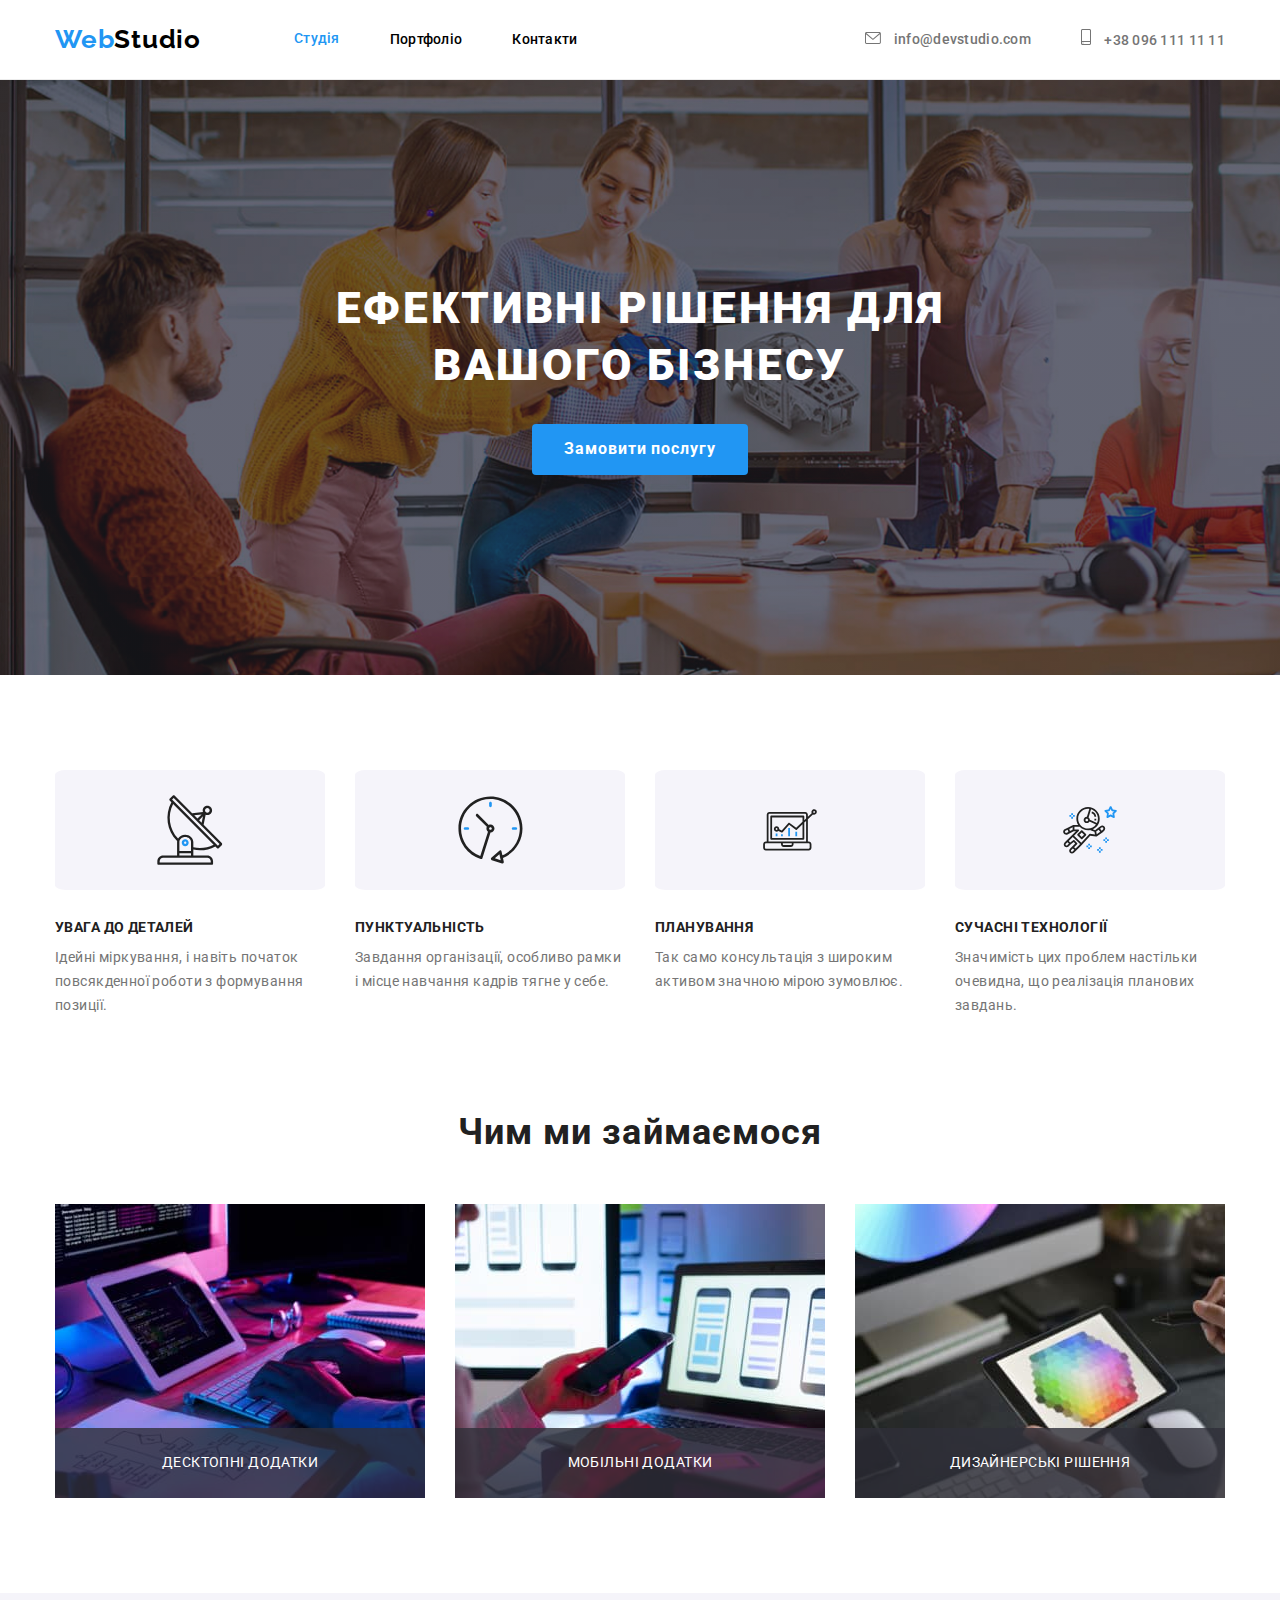
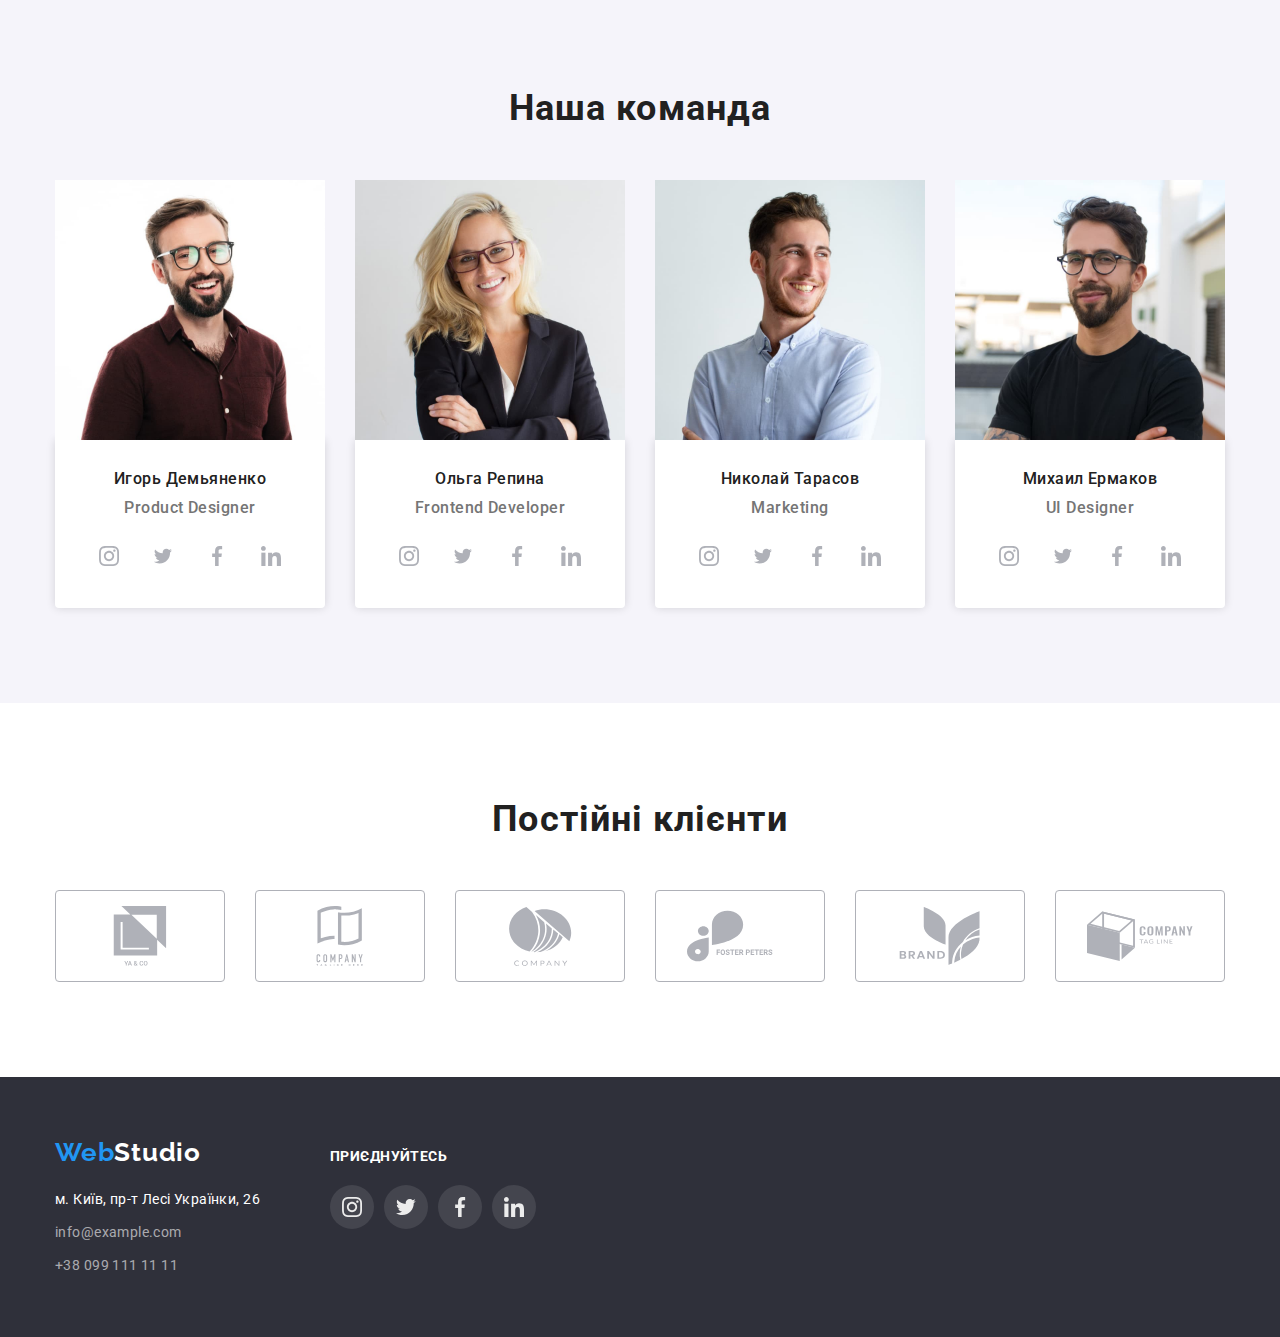
<file: index.html>
<!DOCTYPE html>
<html lang="en">
  <head>
    <meta charset="UTF-8" />
    <meta http-equiv="X-UA-Compatible" content="IE=edge" />
    <meta name="viewport" content="width=device-width, initial-scale=1.0" />
    <title>Homework 1</title>

    <link rel="preconnect" href="https://fonts.googleapis.com" />
    <link rel="preconnect" href="https://fonts.gstatic.com" crossorigin />
    <link
      href="https://fonts.googleapis.com/css2?family=Raleway:wght@700&family=Roboto:wght@400;500;700;900&display=swap"
      rel="stylesheet"
    />
    <link
      rel="stylesheet"
      href="https://cdn.jsdelivr.net/npm/modern-normalize@1.1.0/modern-normalize.min.css"
    />
    <link rel="stylesheet" href="./css/style.css" />
  </head>
  <body>
     <header class="header-page border-header">
        <div class="conteiner header-page-conteiner"> 
        <nav class="nav-page">
          <a href="index.html" class="top-logo">
           <span class="multicolortext">Web</span>Studio</a>
          
           <ul class=" menu site-nav list link">
            <li class="menu-item">
              <a href="#" class="site-nav-studio-one current-one list link"
                >Студія</a
              >
            </li> 
            <li class="menu-item">
              <a href="./portfolio.html"  class="site-nav-portfolio-one current-two list link"
                >Портфоліо</a
              >
            </li>
            <li class="menu-item" ><a href="#" class="site-nav-contact-one current-three list link">Контакти</a></li>
          </ul>
        </nav>

        <ul class="menu-contact list link">
          <li class="auth-nav">
           <a href="info@devstudio.com" class="auth-nav-email list link">
              <svg class="icon-letter" width="16" height="12" >
                <use href="./images/symbol-defs.svg#icon-letter"></use>
              </svg>
              info@devstudio.com </a>
          </li>

          <li class="auth-nav">
            <a href="tel:+380961111111" class="auth-nav-phone list link">
              <svg class="icon-phone" width="10" height="16" >
                <use href="./images/symbol-defs.svg#icon-smartphone" ></use>
              </svg> 
              +38 096 111 11 11 </a>
            </li>
        </ul>
      </header>
    </div>
           <!--ORIGIN FAIL-->
    <main>
      <section class="hero-conteiner">
      <div class="conteiner">
       
          <h1 class="hero-title">ЕФЕКТИВНІ РІШЕННЯ ДЛЯ<br />
            ВАШОГО БІЗНЕСУ
          </h1>
          <div class="button-conteiner" > 
          <button type="button" class="hero-button" data-modal-open>Замовити послугу</button>
        </div>

      </div>
        </section>
     
         <section class=" section description-conteiner"> <!--Фон і Падінги-->
            <div class="conteiner"> 
            <ul class=" card-set-child card-set list link">
              <li class="tittle">
                <a href="" class="icon-button">
                  <svg class="icon-one" width="65.32" height="70" >
                  <use href="./images/symbol-defs.svg#icon-icon-one">
    
                </use>
                </svg>
                </a>
                <h3 class="section-title"> УВАГА ДО ДЕТАЛЕЙ </h3>
                <p class="description-title">
                  Ідейні міркування, і навіть початок повсякденної роботи з формування позиції.
                </p>
              </li>

              <li class="tittle" >
                <a href="" class="icon-button" >
                  <svg class="icon-two" width="66.96" height="70" >
                  <use href="./images/symbol-defs.svg#icon-icon-two">
                </use>
                </svg>
                </a>
                <h3 class="section-title">ПУНКТУАЛЬНІСТЬ</h3>
                <p class="description-title">
                  Завдання організації, особливо рамки і місце навчання кадрів тягне у себе.
                </p>
              </li>

              <li class="tittle"  >
                <a href=""class="icon-button">
                  <svg class="icon-tree" width="70" height="53.69" >
                  <use href="./images/symbol-defs.svg#icon-icon-three">
                </use>
                </svg>
                </a>
                <h3 class="section-title">ПЛАНУВАННЯ</h3>
                <p class="description-title">
                  Так само консультація з широким активом значною мірою зумовлює.
                </p>
              </li>

              <li class="tittle">
                <a href=""class="icon-button">
                  <svg class="icon-four" width="70" height="53.69" >
                  <use href="./images/symbol-defs.svg#icon-icon-four">
                </use>
                </svg>
                </a>
                <h3 class="section-title">СУЧАСНІ ТЕХНОЛОГІЇ</h3>
                <p class="description-title">
                  Значимість цих проблем настільки очевидна, що реалізація планових завдань.
                </p>            
              </li>
            </ul>
          </div>
          </section>

             <!--NEXT TITTLE --> 
      <section class="section-next-tittle-conteiner">
        <div class="conteiner"> 
        <p class="next-hero-tittle "> 
          <h2 class="next-tittle">Чим ми займаємося</h2></p>
          <ul class="menu-images list">
            <li class="images">
              <a href="#"> 
              <div class="box-overley"> 
                <img
                class="description-images"
                src="./images/imglaptop1.jpg"
                alt="специалист ит сферы пишет код "
                width="370"/>
              <p class="img-overlay">ДЕСКТОПНІ ДОДАТКИ</p>
            </div>
          </a>
            </li>

             <li class="images"  >
              <a href="#"> 
                <div class="box-overley"> 
              <img
                class="description-images"
                src="./images/imglaptop2.jpg"
                alt="специалист работает с мобильным и ноутбуком "
                width="370"/>
              <p class="img-overlay ">МОБІЛЬНІ ДОДАТКИ</p>
            </div>
          </a>
            </li>

            <li class="images" >
              <a href="#"> 
                <div class="box-overley">  
              <img
                class="description-images"
                src="./images/imglaptop3.jpg"
                alt="специалист выбырает цветовую палитру на компютере "
                width="370"/>
                <p class="img-overlay">ДИЗАЙНЕРСЬКІ РІШЕННЯ</p>
            </div>
          </a>
             </li>
          </ul>
        </div>
        </section>

                      <!--TEAM-->

        <section class=" section team-style "> 
        <div class="conteiner">
          <p class="paragraf-team"> 
          <h2 class="description-team">Наша команда</h2></p>
          <ul class="photo-team list">
            <li class="conteiner-team">
              <div class="blok-img"> 
              <img
                class="photo-team"
                src="./images/imgproduct.jpg"
                alt="Игорь Демьяненко, Product Designer"
                width="270"
              /> </div>
              <div class="team-border"><h3 class="name-team">Игорь Демьяненко</h3>
                <p class="specialist-team">Product Designer</p>
                <!--ICON-->
             <ul class="social-list list">
              <li class="social-list-item">
                <a href="" class="social-list-link">
                  <svg class="social-list-icon" width="20"  height="20">
                    <use href="./images/symbol-defs.svg#icon-instagram"></use>
                  </svg>
                </a>
              </li>
              <li class="social-list-item">
                <a href="" class="social-list-link">
                  <svg class="social-list-icon" width="20"  height="16.25" >
                    <use href="./images/symbol-defs.svg#icon-twitter"></use>
                  </svg>
                </a>
              </li>
              <li class="social-list-item">
                <a href="" class="social-list-link">
                  <svg class="social-list-icon" width="20"   height="20">
                    <use href="./images/symbol-defs.svg#icon-facebook"></use>
                  </svg>
                </a>
              </li>
              <li class="social-list-item">
                <a href="" class="social-list-link">
                  <svg class="social-list-icon" width="20"   height="20">
                    <use href="./images/symbol-defs.svg#icon-linkedin"></use>
                  </svg>
                </a>
              </li>
             </ul>
             </div>
             </li>

            <li class="conteiner-team">
              <img
                class="photo-team"
                src="./images/imgfrontend.jpg"
                alt="Ольга Репина,Frontend Developer"
                width="270"
              /> 
              <div class="team-border" ><h3 class="name-team">Ольга Репина</h3>
                <p class="specialist-team">Frontend Developer</p>
                <ul class="social-list list">
                  <li class="social-list-item">
                    <a href="" class="social-list-link">
                      <svg class="social-list-icon" width="20"  height="20">
                        <use href="./images/symbol-defs.svg#icon-instagram"></use>
                      </svg>
                    </a>
                  </li>
                  <li class="social-list-item">
                    <a href="" class="social-list-link">
                      <svg class="social-list-icon" width="20"  height="16.25" >
                        <use href="./images/symbol-defs.svg#icon-twitter"></use>
                      </svg>
                    </a>
                  </li>
                  <li class="social-list-item">
                    <a href="" class="social-list-link">
                      <svg class="social-list-icon" width="20"   height="20">
                        <use href="./images/symbol-defs.svg#icon-facebook"></use>
                      </svg>
                    </a>
                  </li>
                  <li class="social-list-item">
                    <a href="" class="social-list-link">
                      <svg class="social-list-icon" width="20"   height="20">
                        <use href="./images/symbol-defs.svg#icon-linkedin"></use>
                      </svg>
                    </a>
                  </li>
                 </ul>
              </div>
               </li>

            <li class="conteiner-team">
              <img
                class="photo-team"
                src="./images/imgmarketing.jpg"
                alt="Николай Тарасов, Marketing"
                width="270"
              />
              <div class="team-border"> <h3 class="name-team">Николай Тарасов</h3>
                <p class="specialist-team">Marketing</p>
                <ul class="social-list list">
                  <li class="social-list-item">
                    <a href="" class="social-list-link">
                      <svg class="social-list-icon" width="20"  height="20">
                        <use href="./images/symbol-defs.svg#icon-instagram"></use>
                      </svg>
                    </a>
                  </li>
                  <li class="social-list-item">
                    <a href="" class="social-list-link">
                      <svg class="social-list-icon" width="20"  height="16.25" >
                        <use href="./images/symbol-defs.svg#icon-twitter"></use>
                      </svg>
                    </a>
                  </li>
                  <li class="social-list-item">
                    <a href="" class="social-list-link">
                      <svg class="social-list-icon" width="20"   height="20">
                        <use href="./images/symbol-defs.svg#icon-facebook"></use>
                      </svg>
                    </a>
                  </li>
                  <li class="social-list-item">
                    <a href="" class="social-list-link">
                      <svg class="social-list-icon" width="20"   height="20">
                        <use href="./images/symbol-defs.svg#icon-linkedin"></use>
                      </svg>
                    </a>
                  </li>
                 </ul>
              </div>
              </li>

            <li class="conteiner-team">
              <img
                class="photo-team"
                src="./images/imgdesigner.jpg"
                alt="Михаил Ермаков,UI Designer"
                width="270"
              />
              <div class="team-border"><h3 class="name-team">Михаил Ермаков</h3>
                <p class="specialist-team">UI Designer</p>
                <ul class="social-list list">
                  <li class="social-list-item">
                    <a href="" class="social-list-link">
                      <svg class="social-list-icon" width="20"  height="20">
                        <use href="./images/symbol-defs.svg#icon-instagram"></use>
                      </svg>
                    </a>
                  </li>
                  <li class="social-list-item">
                    <a href="" class="social-list-link">
                      <svg class="social-list-icon" width="20"  height="16.25" >
                        <use href="./images/symbol-defs.svg#icon-twitter"></use>
                      </svg>
                    </a>
                  </li>
                  <li class="social-list-item">
                    <a href="" class="social-list-link">
                      <svg class="social-list-icon" width="20"   height="20">
                        <use href="./images/symbol-defs.svg#icon-facebook"></use>
                      </svg>
                    </a>
                  </li>
                  <li class="social-list-item">
                    <a href="" class="social-list-link">
                      <svg class="social-list-icon" width="20"   height="20">
                        <use href="./images/symbol-defs.svg#icon-linkedin"></use>
                      </svg>
                    </a>
                  </li>
                 </ul>
                </div>
               </li>
          </ul>
        </div>
        </section>
      </main>
                        <!--REGULAR CLIENT-->
      <section class=" section regular-client-style "> 
        <div class="conteiner">
<p>
  <h2 class="regular-client-text">Постійні клієнти </h2>
</p>
   <ul class="regular-client-list list">
    <li class="client-list">
      <a href="" class="button-regular-client"> 
      <svg class="regular-client-logo" width="106 " height="60" >
      <use href="./images/symbol-defs.svg#icon-group-one">
     </use>
    </svg>
  </a>
  </li>

  <li class="client-list">
    <a href="" class="button-regular-client"> 
      <svg class="regular-client-logo" width="106 " height="60" >
    <use href="./images/symbol-defs.svg#icon-group-two">
  </use>
  </svg>
</a>
</li>

<li class="client-list">
  <a href="" class="button-regular-client"> 
   <svg class="regular-client-logo" width="106 " height="60" >
  <use href="./images/symbol-defs.svg#icon-group-three">
 </use>
</svg>
</a>
</li>

<li class="client-list">
  <a href="" class="button-regular-client"> 
    <svg class="regular-client-logo" width="106 " height="60" >
  <use href="./images/symbol-defs.svg#icon-group-four">
</use>
</svg>
</a>
</li>

<li class="client-list">
  <a href="" class="button-regular-client"> 
    <svg class="regular-client-logo" width="106 " height="60" >
  <use href="./images/symbol-defs.svg#icon-group-five">
 </use>
</svg>
</a>
</li>

<li class="client-list">
  <a href="" class="button-regular-client"> 
    <svg class="regular-client-logo" width="106 " height="60" >
  <use href="./images/symbol-defs.svg#icon-group-six">
</use>
</svg>
</a>
</li>
</ul>
   </div>
    </section>

                          <!--FOOTER-->
  
    <footer class="footer-style conteiner-address-style">
      <div class="conteiner parent">
      <div class="logo-footer">  
       <p class="logo-margin"> 
        <a class="logo" href="index.html">
          <span class="multicolortext">Web</span>Studio</a>
       <address class="address-info link">
         <p class="address-kyiv"> м. Київ, пр-т Лесі Українки, 26 </p> 
         <p class=" email-margin"> <a class=" email-info link" href="info@example.com">info@example.com</a></p> 
         <a class="phone-margin  phone-info link" href="+38 099 111 11 11">+38 099 111 11 11</a>
        </address>
      </div>
        <div class="social-footer"> 
          <h2 class="social-networks-text ">
            ПРИЄДНУЙТЕСЬ 
        </h2>
        <ul class="social-networks list">
          <li class="social-link-footer">
            <a href="" class="social-button-footer"> 
            <svg class="social-icon-footer" width="20" height="20">
            <use href="./images/symbol-defs.svg#icon-instagram">
            </use>
          </svg>
        </a>
        </li>

        <li class="social-link-footer">
          <a href="" class="social-button-footer"> 
          <svg class="social-icon-footer" width="20" height="20">
          <use href="./images/symbol-defs.svg#icon-twitter">
        </use>
        </svg>
      </a>
      </li>
      
      <li class="social-link-footer">
        <a href="" class="social-button-footer"> 
        <svg class="social-icon-footer" width="20" height="20" >
        <use href="./images/symbol-defs.svg#icon-facebook">
      </use>
      </svg>
    </a>
    </li>
    
    <li class="social-link-footer">
      <a href="" class="social-button-footer"> 
      <svg class="social-icon-footer" width="20" height="20">
      <use href="./images/symbol-defs.svg#icon-linkedin">
    </use>
    </svg>
  </a>
  </li>
        </ul>
      </div>
  </div>
     </footer>
     <div class="backdrop is-hidden " data-modal>
      <div class="modal">
      <button type="button" class="modal-close-btn" data-modal-close >
        <svg class="modal-btn-icon" width="11" height="11">
          <use href="./images/symbol-defs.svg#icon-close-btn"></use>
           </svg></button>
           <form class="modal-form">
            <label class="modal-form-field"> 
            <span class="modal-form-input-desc">Ім'я</span>
            <span class="modal-form-iput-wrapper" > 
            <input type="text" name="user_name" class="modal-form-input" required pattern="[a-zA-Zа-яА-Я]+" minlength="2">
            <svg class="modal-form-input-icon" width="12" height="12">
              <use href="./images/symbol-defs.svg#icon-modal-person-icon"></use>
            </svg>
          </span>
          </label>
          <label class="modal-form-field"> 
            <span class="modal-form-input-desc">Телефон</span>
            <span class="modal-form-iput-wrapper">
            <input type="tel" 
            name="user_phone" 
            class="modal-form-input"
            required pattern="[0-9]{3}-[0-9]{3}-[0-9]{2}-[0-9]{2}"
            title="xxx-xxx-xx-xx">
            <svg class="modal-form-input-icon" width="12" height="12">
              <use href="./images/symbol-defs.svg#icon-modal-phone-icon"></use>
            </svg>
          </span>
          </label>
          <label class="modal-form-field"> 
            <span class="modal-form-input-desc">Пошта</span>
            <span class="modal-form-iput-wrapper">
            <input type="text" name="user-email" required class="modal-form-input">
            <svg class="modal-form-input-icon" width="12" height="12">
              <use href="./images/symbol-defs.svg#icon-modal-email-icon"></use>
            </svg>
          </span>
          </label>
          <label class="modal-form-field"> 
            <span class="modal-form-input-desc">Коментар</span>
           <textarea
            name="uer_message"
            class="modal-form-mesage" 
            placeholder="Введіть текст"
            ></textarea>
          </label>
          <input id="user-polici" type="checkbox" name="user_polici" class="modal-form-check">
          <labe for="user-polici" class="modal-form-check-desc">Погоджуюся з розсилкою та приймаю <a href="" >Умови договору</a> </labe>
          <button type="submit" class="modal-form-submit">Відправити</button>
     </form>
         </div>
      </div>
      
      <script src="./js/modal.js"></script>
  </body>
</html>
</file>
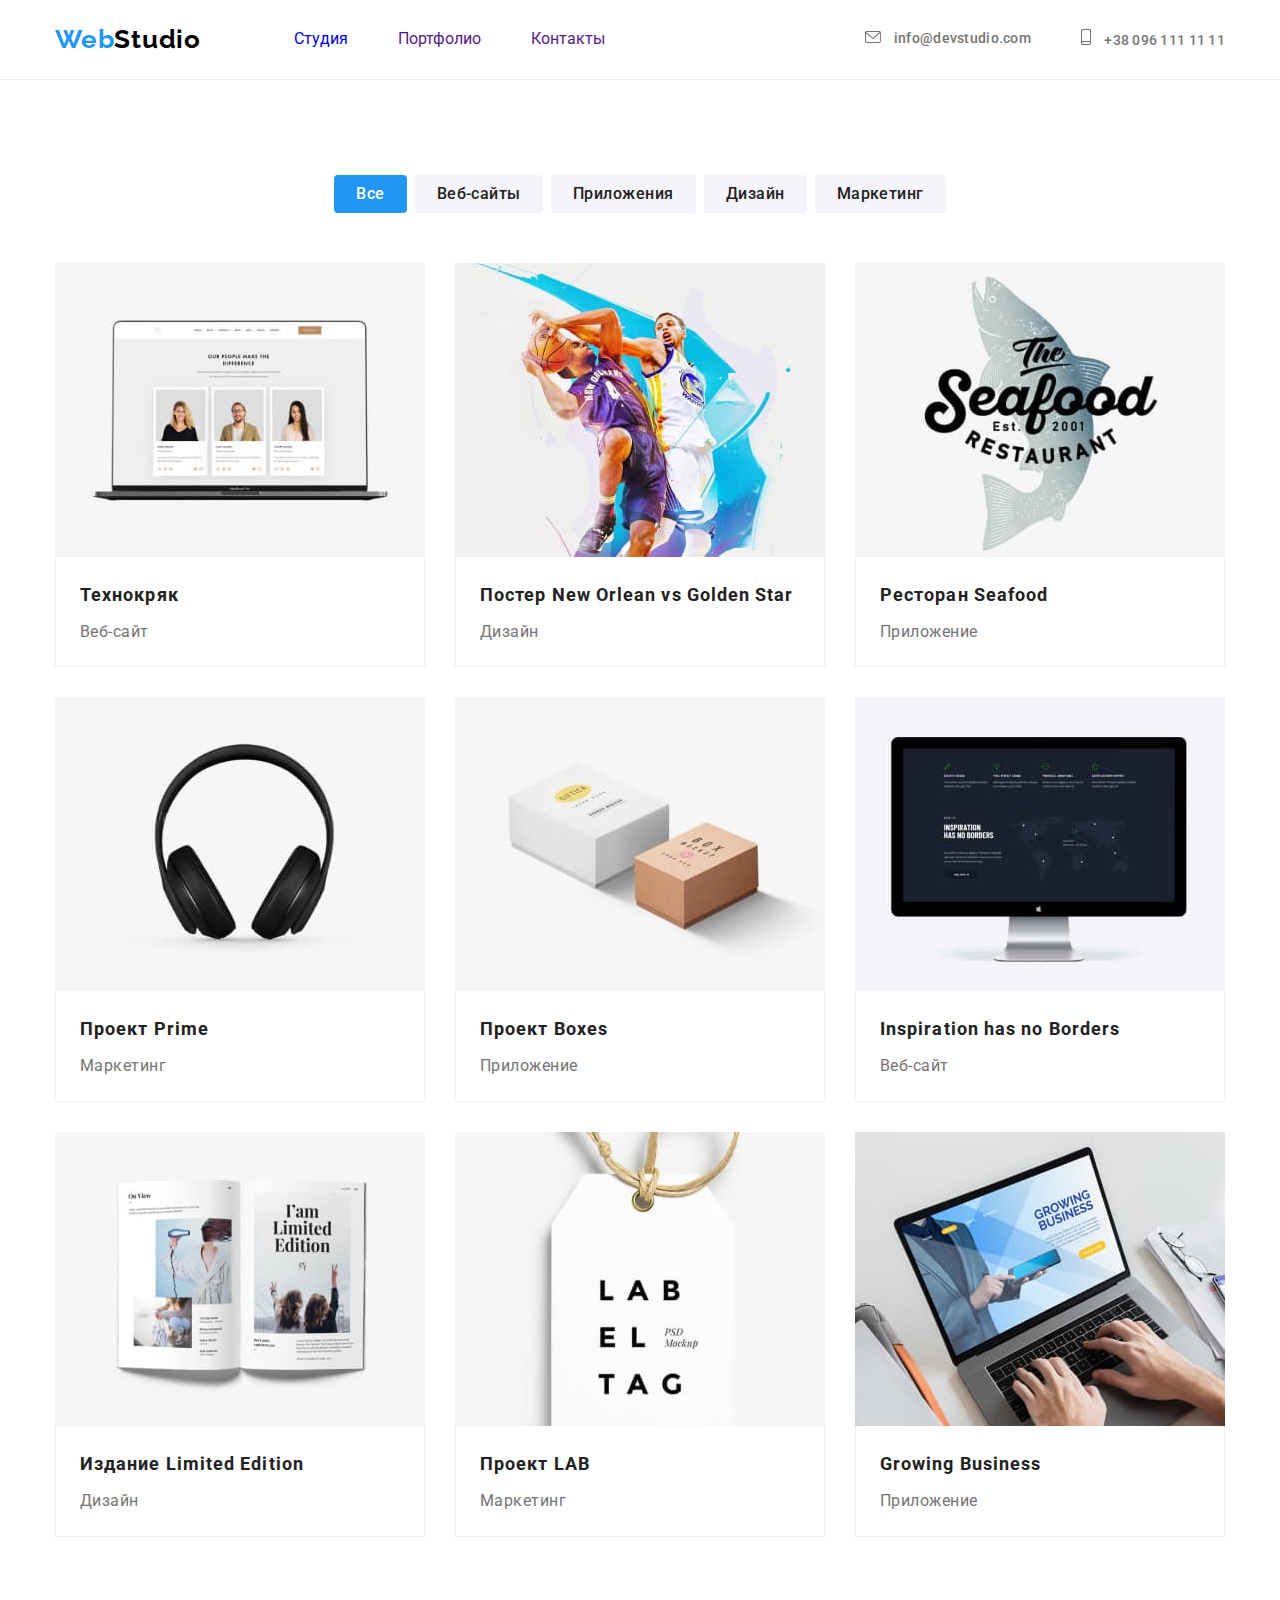
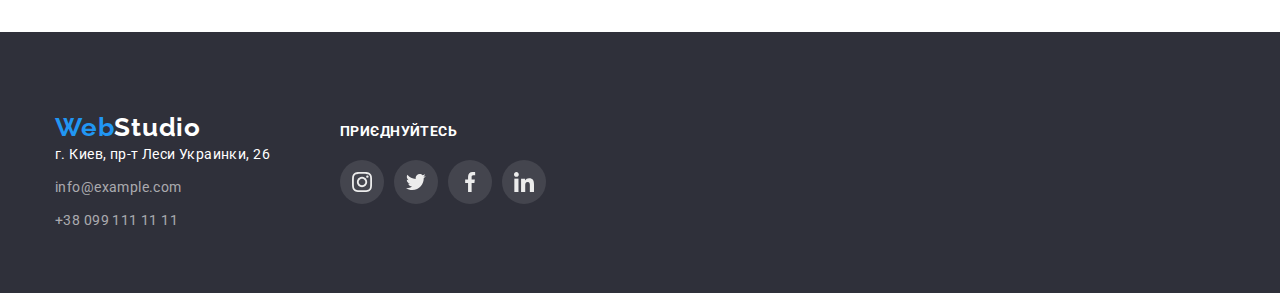
<file: portfolio.html>
<!DOCTYPE html>
<html lang="en">
<head>
  <meta charset="UTF-8">
  <meta http-equiv="X-UA-Compatible" content="IE=edge">
  <meta name="viewport" content="width=device-width, initial-scale=1.0">
  <title>Portfolio</title>
  <link rel="preconnect" href="https://fonts.googleapis.com" />
  <link rel="preconnect" href="https://fonts.gstatic.com" crossorigin />
  <link
    href="https://fonts.googleapis.com/css2?family=Raleway:wght@700&family=Roboto:wght@400;500;700;900&display=swap"
    rel="stylesheet"
  />
  <link rel="stylesheet" href="https://cdn.jsdelivr.net/npm/modern-normalize@1.1.0/modern-normalize.min.css">
  <link rel="stylesheet" href="./css/style.css" />
</head>
</html>

  <body>
                   <!--HEADER-->

    
    <header class="page-header border-header">
      <div class="conteiner-portfolio page-header-conteiner"> 
      <nav class="nav">
       <a class="top-logo" href="index.html">
          <span class="multicolortext">Web</span>Studio</a>
        <ul class="site-nav site-nav-menu  list link">
          <li class="menu-item site-nav "><a href="./index.html" target="_blank" class="site-nav current list link">Студия</a></li>
          <li class="menu-item site-nav " ><a href="" target="_blank" class="site-nav-portfolio current list link">Портфолио</a></li>
          <li class="menu-item site-nav " ><a href="" class="site-nav-contact current list link">Контакты</a></li>
        </ul>
      </nav>
      <ul class="portfolio-nav portfolio-nav-menu list">
        <li class="menu-contact-nav">
          <a href="info@devstudio.com" class="portfolio-nav-email link list">
            <svg class="icon-letter" width="16" height="12" >
              <use href="./images/symbol-defs.svg#icon-letter"></use>
            </svg>
            info@devstudio.com</a>
        </li>
        <li><a href="tel:+380961111111" class="portfolio-nav-phone link list">
          <svg class="icon-phone" width="10" height="16" >
            <use href="./images/symbol-defs.svg#icon-smartphone" ></use>
          </svg> 
          +38 096 111 11 11</a></li>
      </ul>
    </div>
    </header>
  
      <main class="page-main">
        <section class=" section page-two"> 
        <div class="conteiner-portfolio page-button"> 
         <ul class="button list">
            <li class="button-items">
              <button type="button" class="top-button">Все</button></p>
            </li> 
           <li class="button-items">
              <button type="button" class="next-button">Веб-сайты</button>
            </li>
              <li class="button-items">
                <button type="button" class="next-button">Приложения</button>
              </li>
              <li class="button-items">
                <button type="button" class="next-button">Дизайн</button>
              </li>
              <li class="button-items">
                <button type="button" class="next-button">Маркетинг</button>
              </li>
          </ul>
   
                 <!--IMAGES PORTFOLIO-->
         <div class="images-item">      
        <ul class="images-list-portfolio list ">
          <li class="conteiner-color img-card box-shadow">
           <a href="#" class="team-list-portfolio link"> 
              <div class="team-list-img">
              <img class="images-portfolio " src="./images/img_notebook.jpg" alt="відкритий ноутбук" width="370" height="294"/>
              <p class="overley">Ресурс пропонує комплексні пропозиції з різним рівнем функціоналу та сервісів. Все це дозволить відвідувачу отримати вичерпні відомості про компанію чи приватну особу.</p>
            </div>
             <div class="border-portfolio-img">
             <h2 class="title-portfolio border-portfolio-taitle ">Технокряк</h2>
              <p class="sabsection-portfolio border-sabsection-portfolio">Веб-сайт</p>  
            </div>  
          </a>
          </li>

           <li class="conteiner-color img-card box-shadow">
            <a href="#" class="team-list-portfolio link"> 
              <div class="team-list-img">
             <img class="images-portfolio" src="./images/img_basketball.jpg" alt="постер гри в баскетбол" width="370" height="294"/>
             <p class="overley">Ресурс пропонує комплексні пропозиції з різним рівнем функціоналу та сервісів. Все це дозволить відвідувачу отримати вичерпні відомості про компанію чи приватну особу.</p>
            </div>
             <div class="border-portfolio-img"> 
              <h2 class="title-portfolio border-portfolio-taitle">Постер New Orlean vs Golden Star</h2>
              <p class="sabsection-portfolio border-sabsection-portfolio ">Дизайн</p> 
            </div> 
          </a>
           </li>
           <li class="conteiner-color img-card box-shadow ">
            <a href="#" class="team-list-portfolio link"> 
              <div class="team-list-img">
               <img class="images-portfolio" src="./images/img _seafood.jpg" alt="постер изображение рыба" width="370" height="294"/>
               <p class="overley">Ресурс пропонує комплексні пропозиції з різним рівнем функціоналу та сервісів. Все це дозволить відвідувачу отримати вичерпні відомості про компанію чи приватну особу.</p>
              </div>
             <div class="border-portfolio-img"> 
              <h2 class="title-portfolio border-portfolio-taitle ">Ресторан Seafood</h2>
              <p class="sabsection-portfolio border-sabsection-portfolio " >Приложение</p> 
            </div>
          </a>   
            </li>

           <li class="conteiner-color img-card box-shadow">
            <a href="#" class="team-list-portfolio link"> 
              <div class="team-list-img">
             <img class="images-portfolio" src="./images/img_headphone.jpg" alt="наушники" width="370" height="294"/>
             <p class="overley">Ресурс пропонує комплексні пропозиції з різним рівнем функціоналу та сервісів. Все це дозволить відвідувачу отримати вичерпні відомості про компанію чи приватну особу.</p>
             </div>
            <div class="border-portfolio-img" >
               <h2 class="title-portfolio border-portfolio-taitle ">Проект Prime</h2>
              <p class="sabsection-portfolio border-sabsection-portfolio ">Маркетинг</p> 
            </div> 
          </a> 
         </li>

        <li class="conteiner-color img-card box-shadow">
          <a href="#" class="team-list-portfolio link"> 
          <div class="team-list-img">
         <img class="images-portfolio" src="./images/img_box.jpg" alt="коробка" width="370" height="294"/>
         <p class="overley">Ресурс пропонує комплексні пропозиції з різним рівнем функціоналу та сервісів. Все це дозволить відвідувачу отримати вичерпні відомості про компанію чи приватну особу.</p>
        </div>
         <div class="border-portfolio-img" >  
          <h2 class="title-portfolio border-portfolio-taitle">Проект Boxes</h2>
          <p class="sabsection-portfolio border-sabsection-portfolio ">Приложение</p> 
        </div>
      </a> 
      </li>

      <li class="conteiner-color img-card box-shadow">
        <a href="#" class="team-list-portfolio link"> 
        <div class="team-list-img">
         <img class="images-portfolio" src="./images/img_computers.jpg" alt="компютер" width="370"/>
         <p class="overley">Ресурс пропонує комплексні пропозиції з різним рівнем функціоналу та сервісів. Все це дозволить відвідувачу отримати вичерпні відомості про компанію чи приватну особу.</p>
        </div>
        <div class="border-portfolio-img" > 
          <h2 class="title-portfolio border-portfolio-taitle">Inspiration has no Borders</h2>
          <p class="sabsection-portfolio border-sabsection-portfolio ">Веб-сайт</p> 
        </div> 
      </a> 
      </li>

      <li class="conteiner-color img-card box-shadow">
      <a href="#" class="team-list-portfolio link"> 
        <div class="team-list-img">  
         <img class="images-portfolio" src="./images/img_journal.jpg" alt="журнал" width="370"/>
         <p class="overley">Ресурс пропонує комплексні пропозиції з різним рівнем функціоналу та сервісів. Все це дозволить відвідувачу отримати вичерпні відомості про компанію чи приватну особу.</p>
        </div>
         <div class="border-portfolio-img" >
          <h2 class="title-portfolio border-portfolio-taitle ">Издание Limited Edition</h2>
          <p class="sabsection-portfolio border-sabsection-portfolio ">Дизайн</p> </div>
        </a> 
      </li>

      <li class="conteiner-color img-card box-shadow">
      <a href="#" class="team-list-portfolio link"> 
        <div class="team-list-img">  
         <img class="images-portfolio" src="./images/img_labeltag.jpg" alt="лейбл" width="370"/>
         <p class="overley">Ресурс пропонує комплексні пропозиції з різним рівнем функціоналу та сервісів. Все це дозволить відвідувачу отримати вичерпні відомості про компанію чи приватну особу.</p>
        </div>
         <div class="border-portfolio-img" >
          <h1 class="title-portfolio border-portfolio-taitle">Проект LAB</h1>
          <p class="sabsection-portfolio border-sabsection-portfolio " >Маркетинг</p>  
        </div>
      </a>
     </li>

      <li class="conteiner-color img-card box-shadow">
       <a href="#" class="team-list-portfolio link"> 
        <div class="team-list-img">  
         <img class="images-portfolio" src="./images/img_notebook_2.jpg" alt="открытый ноутбук" width="370"/><p class="overley">Ресурс пропонує комплексні пропозиції з різним рівнем функціоналу та сервісів. Все це дозволить відвідувачу отримати вичерпні відомості про компанію чи приватну особу.</p>
        </div>
        <div class="border-portfolio-img" >
           <h2 class="title-portfolio border-portfolio-taitle " >Growing Business</h2>
          <p class="sabsection-portfolio border-sabsection-portfolio " >Приложение</p> </div> 
        </a>
      </li>
    </ul>
  </div>
        </div>
  </section>
</main>
           <!--FOOTER-->
  <footer class="footer-style  conteiner-address-style" > 
  <div class="conteiner-portfolio parent"> 
    
    <div class="logo-footer">  
      <p class="logo-margin"> <a href="index.html" class="logo"></p>
        <a class="logo" href="index.html">
          <span class="multicolortext">Web</span>Studio</a>
          <address class="address-info link">
        <p class="address-kyiv"> г. Киев, пр-т Леси Украинки, 26 </p> 
        <p class=" email-margin"> <a class=" email-info link" href="info@example.com">info@example.com</a></p> 
         <a class="phone-margin  phone-info link" href="+38 099 111 11 11">+38 099 111 11 11</a>
       </address>
     </div>
       <div class="social-footer"> 
         <h2 class="social-networks-text ">
           ПРИЄДНУЙТЕСЬ 
       </h2>
       <ul class="social-networks list">
         <li class="social-link-footer">
           <a href="" class="social-button-footer"> 
           <svg class="social-icon-footer" width="20" height="20">
           <use href="./images/symbol-defs.svg#icon-instagram">
           </use>
         </svg>
       </a>
       </li>
       <li class="social-link-footer">
        <a href="" class="social-button-footer"> 
        <svg class="social-icon-footer" width="20" height="20">
        <use href="./images/symbol-defs.svg#icon-twitter">
      </use>
      </svg>
    </a>
    </li>
    
    <li class="social-link-footer">
      <a href="" class="social-button-footer"> 
      <svg class="social-icon-footer" width="20" height="20" >
      <use href="./images/symbol-defs.svg#icon-facebook">
    </use>
    </svg>
  </a>
  </li>
  
  <li class="social-link-footer">
    <a href="" class="social-button-footer"> 
    <svg class="social-icon-footer" width="20" height="20">
    <use href="./images/symbol-defs.svg#icon-linkedin">
  </use>
  </svg>
</a>
</li>
      </ul>
    </div>
</div>
   </footer>

</body>
</html>
</file>
<file: css/style.css>
:root {
  --accent-color: #2196f3;
  --transition-timing-function: 10s;
  --transition-duration: cubic-bezier(0.4, 0, 0.2, 1);
}

h1,
h2,
h3,
h4,
p {
  margin-top: 0;
  margin-bottom: 0;
}
ul,
ol {
  margin-top: 0;
  margin-bottom: 0;
  padding-left: 0;
}
ul {
  padding-inline-start: 0;
}
img {
  display: block;
}
button {
  cursor: pointer;
}

.list {
  list-style: none;
}
.link {
  text-decoration: none;
}
.section {
  padding-top: 95px;
  padding-bottom: 95px;
}
body {
  background-color: #e5e5e5;
  color: rgba(33, 33, 33, 1);
  font-family: Roboto, sans-serif;
}
/* HEADER */

.header-page {
  background: #ffffff;
}

.conteiner {
  width: 1200px;
  margin-left: auto;
  margin-right: auto;
  padding-left: 15px;
  padding-right: 15px;
}
.conteiner-portfolio {
  width: 1200px;
  margin-left: auto;
  margin-right: auto;
  padding-left: 15px;
  padding-right: 15px;
}
.header-page-conteiner {
  display: flex;
  align-items: center;
}

/*========================================LOGO========================================*/

.nav-page {
  display: flex;
  align-items: center;
}
.menu {
  display: flex;
  align-items: center;
}
.menu-contact {
  display: flex;
  align-items: center;
}

.top-logo {
  font-family: Raleway, sans-serif;
  font-weight: 700;
  font-size: 26px;
  line-height: 1.19;
  text-decoration: none;
  color: #000;
  letter-spacing: 0.03em;
  margin-right: 93px;
  padding-top: 24px;
  padding-bottom: 24px;
}

/* ==============================SAIT NAV==================================================*/
.menu-item:not(:last-child) {
  margin-right: 50px;
}
.site-nav-studio-one {
  font-weight: 500;
  font-size: 14px;
  line-height: 1.14;
  letter-spacing: 0.02em;
  color: var(--accent-color);
  position: relative;
  display: flex;
  transition-property: color;
  transition-duration: 250ms;
  transition-timing-function: cubic-bezier(0.4, 0, 0.2, 1);
}

.site-nav-studio-one.current-one::after {
  position: absolute;
  bottom: -34px;
  content: "";
  display: block;
  width: 48px;
  height: 4px;
  border-radius: 4px;
  transition-property: color;
  transition-duration: 250ms;
  transition-timing-function: cubic-bezier(0.4, 0, 0.2, 1);
}

.current-one:active::after {
  background-color: var(--accent-color);
}
.current-one:hover::after {
  background-color: var(--accent-color);
}

/*===Portfolio===*/
.site-nav-portfolio-one {
  font-weight: 500;
  font-size: 14px;
  line-height: 1.14;
  letter-spacing: 0.02em;
  text-decoration: none;
  color: #000;
  position: relative;
  transition-property: color;
  transition-duration: 250ms;
  transition-timing-function: cubic-bezier(0.4, 0, 0.2, 1);
}
.site-nav-portfolio-one.current-two::after {
  position: absolute;
  bottom: -34px;
  content: "";
  display: block;
  width: 74px;
  height: 4px;
  border-radius: 4px;
  transition-property: color;
  transition-duration: 250ms;
  transition-timing-function: cubic-bezier(0.4, 0, 0.2, 1);
}
.current-two:active::after {
  background-color: var(--accent-color);
}
.current-two:hover::after {
  background-color: var(--accent-color);
}

/*====Contact====*/
.site-nav-contact-one {
  font-weight: 500;
  font-size: 14px;
  line-height: 1.14;
  letter-spacing: 0.02em;
  text-decoration: none;
  color: #000;
  position: relative;
  transition-property: color;
  transition-duration: 250ms;
  transition-timing-function: cubic-bezier(0.4, 0, 0.2, 1);
}
.site-nav-contact-one.current-three::after {
  position: absolute;
  bottom: -34px;
  content: "";
  display: block;
  width: 66px;
  height: 4px;
  border-radius: 4px;
  transition-property: color;
  transition-duration: 250ms;
  transition-timing-function: cubic-bezier(0.4, 0, 0.2, 1);
}

.current-three:active::after {
  background-color: var(--accent-color);
}
.current-three:hover::after {
  background-color: var(--accent-color);
}
/*=================================/SAIT NAV=================================== */

/*=================================EMAIL============================================*/
.menu-contact {
  margin-left: auto;
}

.auth-nav-email {
  font-family: Roboto, sans-serif;
  font-weight: 500;
  font-size: 14px;
  line-height: 1.14;
  letter-spacing: 0.02em;
  color: #757575;
  margin-right: 50px;
  transition-property: color;
  transition-duration: 250ms;
  transition-timing-function: cubic-bezier(0.4, 0, 0.2, 1);
}
.auth-nav-email:hover,
:focus {
  color: var(--accent-color);
}

/*================================/EMAIL=========================================*/

/* ===============================PHONE CONTACT=================================*/
.auth-nav-phone {
  font-family: Roboto, sans-serif;
  font-weight: 500;
  font-size: 14px;
  line-height: 1.14;
  letter-spacing: 0.02em;
  color: #757575;
  transition-property: color;
  transition-duration: 250ms;
  transition-timing-function: cubic-bezier(0.4, 0, 0.2, 1);
}
.auth-nav-phone:hover,
.auth-nav-phone:focus {
  color: var(--accent-color);
}
.icon-phone {
  fill: currentColor;
  margin-right: 10px;
}
.icon-letter {
  fill: currentColor;
  margin-right: 10px;
}

/*=============================/PHONE CONTACT===============================*/

/*=============================HERO CONTEINER===========================================*/

.hero-title {
  font-weight: 900;
  font-size: 44px;
  line-height: 1.3;
  text-align: center;
  letter-spacing: 0.06em;
  color: #ffffff;
  left: 0;
  right: 0;
  margin: 0 auto;
}
.hero-conteiner {
  background-image: linear-gradient(
      rgba(47, 48, 58, 0.4),
      rgba(47, 48, 58, 0.4)
    ),
    url("../images/hero-img.jpg");
  background-color: #c4c4c4;
  background-size: cover;
  padding-top: 200px;
  padding-bottom: 200px;
}
/*================================/HERO TITLE========================================== */

/*================================HERO BUTTON===========================================*/

.button-conteiner {
  text-align: center;
  margin-top: 30px;
}
.hero-button {
  font-weight: 700;
  font-size: 16px;
  line-height: 1.9;
  text-align: center;
  cursor: pointer;
  letter-spacing: 0.06em;
  color: #ffffff;
  background-color: var(--accent-color);
  border-radius: 4px;
  border: 0px;
  padding-top: 10px;
  padding-bottom: 10px;
  padding-right: 32px;
  padding-left: 32px;
  transition-property: color;
  transition-duration: 250ms;
  transition-timing-function: cubic-bezier(0.4, 0, 0.2, 1);
}
.hero-button:hover,
.hero-button:focus {
  background-color: #188ce8;
}
/*=============================/HERO BUTTON=========================================== */
/*==============ICON-ONE============================================================*/
.icon-button {
  display: flex;
  justify-content: center;
  align-items: center;
  width: 270px;
  height: 120px;
  border-radius: 4%;
  background-color: #f5f4fa;
  margin-bottom: 30px;
}
.tittle {
  display: flex;
  display: inline-block;
  gap: 30px;
}

/*===========================HERO*/
/* DESCRIPTION=======================================*/
.description-conteiner {
  background-color: #fff;
  padding-top: 95px;
  /* padding-bottom: 95px;*/
}
.card-set {
  display: flex;
  align-items: stretch;
  gap: 30px;
}

.card-set-child:not(:last-child) {
  margin-right: 30px;
}

.tittle {
  flex-basis: calc((90%-27px) / 4);
}
.section-title {
  font-family: Roboto, sans-serif;
  font-weight: 700;
  font-size: 14px;
  line-height: 1.14;
  letter-spacing: 0.03em;
  color: #212121;
  margin-bottom: 10px;
}

.description-title {
  font-family: Roboto, sans-serif;
  font-size: 14px;
  line-height: 1.71;
  letter-spacing: 0.03em;
  color: #757575;
}

.next-tittle {
  font-family: Roboto, sans-serif;
  font-weight: 700;
  font-size: 36px;
  line-height: 1.16;
  letter-spacing: 0.03em;
  color: #212121;
  text-align: center;
  margin-bottom: 50px;
}
.next-hero-tittle {
  text-align: center;
}
.section-next-tittle-conteiner {
  padding-bottom: 95px;
  background-color: #fff;
}

/*==============================IMAGES================================================ */
.menu-images {
  display: flex;
}
.images {
  display: flex;
  flex-basis: calc((100%-60px) / 3);
  /*margin-bottom: 94px;*/
}
.images:not(:nth-child(3n)) {
  margin-right: 30px;
}
.box-overley {
  display: block;
  position: relative;
}
.img-overlay {
  font-family: Roboto, sans-serif;
  font-weight: 700px;
  font-style: bold;
  font-size: 14px;
  line-height: 1.14;
  letter-spacing: 00.03em;
  color: #fff;
  background-color: rgba(47, 48, 58, 0.8);
  padding-top: 27px;
  padding-bottom: 27px;
  display: flex;
  justify-content: center;
  position: absolute;
  width: 370px;
  height: 70px;
  transform: translate(0%, -100%);
}

/*================================TEAM=============================================== */

.team-style {
  background-color: #f5f4fa;
}

.paragraf-team {
  text-align: center;
}

.description-team {
  font-family: Roboto, sans-serif;
  font-weight: 700;
  font-size: 36px;
  line-height: 1.16;
  letter-spacing: 0.03em;
  color: #212121;
  text-align: center;
  margin-bottom: 50px;
}
.name-team {
  font-family: Roboto, sans-serif;
  font-weight: 500;
  font-size: 16px;
  line-height: 1.18;
  letter-spacing: 0.03em;
  text-align: center;
  padding-bottom: 10px;
}
.specialist-team {
  font-family: Roboto, sans-serif;
  font-weight: 500;
  font-size: 16px;
  line-height: 1.18;
  letter-spacing: 0.03em;
  color: #757575;
  text-align: center;
  margin-bottom: 16px;
}
/*============PHOTO TEAM=================*/
.photo-team {
  display: flex;
  flex-wrap: wrap;
}
.conteiner-team {
  /*flex-basis: calc((100%-90px) / 4);*/
  gap: 30px;

  /* margin-bottom: 94px;*/
}
.conteiner-team:not(:nth-child(4n)) {
  margin-right: 30px;
}
.team-border {
  border: 1px;
  border-top: none;
  background-color: #ffffff;
  border-bottom-left-radius: 4px;
  border-bottom-right-radius: 4px;
  box-shadow: 0 0 10px 0 rgba(0, 0, 0, 0.14);
  padding-top: 30px;
  padding-bottom: 30px;
}
/*=========================ICON=========================*/
.social-list-link {
  display: flex;
  justify-content: center;
  align-items: center;
  width: 44px;
  height: 44px;
  border-radius: 50%;
  background-color: #ffffff;
  transition-property: background-color;
  transition-duration: 250ms;
  transition-timing-function: cubic-bezier(0.4, 0, 0.2, 1);
}

.social-list {
  display: flex;
  justify-content: center;
  gap: 10px;
}
.social-list-link:hover,
.social-list-link:focus {
  background-color: var(--accent-color);
}

.social-list-icon {
  fill: #afb1b8;
  transition-property: fill;
  transition-duration: 250ms;
  transition-timing-function: cubic-bezier(0.4, 0, 0.2, 1);
}
.social-list-link:hover .social-list-icon,
.social-list-link:focus .social-list-icon {
  fill: #ffffff;
}

/*=============================/ICON==================================*/

/*===================== <!--REGULAR CLIENT-->=================================*/
.regular-client-style {
  background-color: #ffffff;
}

.regular-client-text {
  font-family: Roboto, sans-serif;
  font-style: normal;
  font-weight: 700;
  font-size: 36px;
  line-height: 42px;
  text-align: center;
  letter-spacing: 0.03em;
  margin-bottom: 50px;

  color: #212121;
}

.button-regular-client {
  display: flex;
  justify-content: center;
  align-items: center;
  width: 170px;
  height: 92px;
  border: 1px solid #afb1b8;
  border-radius: 4px;
  background-color: #ffffff;
  fill: #afb1b8;
  transition-property: background-color, fill;
  transition-duration: 250ms;
  transition-timing-function: cubic-bezier(0.4, 0, 0.2, 1);
}
.button-regular-client:hover,
.button-regular-client:focus {
  fill: var(--accent-color);
  border-color: var(--accent-color);
}

.regular-client-list {
  display: flex;
  justify-content: center;
  gap: 30px;
}

/*===================================LOGO====================================*/
.footer-style {
  padding-top: 60px;
  padding-bottom: 60px;
}

.conteiner-address-style {
  background-color: #2f303a;
}

.logo {
  font-family: Raleway, sans-serif;
  font-weight: 700;
  font-size: 26px;
  line-height: 1.19;
  letter-spacing: 0.03em;
  text-decoration: none;
  color: #ffffff;
}

.logo-margin {
  margin-bottom: 20px;
}
.logo .multicolortext {
  color: var(--accent-color);
}

/*==================================== ADDRESS======================================*/

.address-info {
  font-family: Roboto, sans-serif;
  font-style: normal;
  font-size: 14px;
  line-height: 1.71;
  letter-spacing: 0.03em;
  color: rgba(255, 255, 255, 1);
}
.email-info {
  font-family: Roboto, sans-serif;
  font-style: normal;
  font-size: 14px;
  line-height: 1.71;
  letter-spacing: 0.03em;
  color: rgba(255, 255, 255, 0.6);
}
.address-kyiv {
  font-family: Roboto, sans-serif;
  font-style: normal;
  font-size: 14px;
  line-height: 1.71;
  letter-spacing: 0.03em;
  margin-bottom: 9px;
}
.email-margin {
  margin-bottom: 9px;
}

.phone-info {
  font-family: Roboto, sans-serif;
  font-style: normal;
  font-size: 14px;
  line-height: 1.71;
  letter-spacing: 0.03em;
  color: rgba(255, 255, 255, 0.6);
}
/* =============================FOOTER SOCIAL LINK===============================*/
.social-networks-text {
  font-family: Roboto, sans-serif;
  font-weight: 700;
  font-style: normal;
  font-size: 14px;
  line-height: 1.14;
  letter-spacing: 00.03em;
  color: #ffffff;
  margin-bottom: 20px;
}
.social-button-footer {
  display: flex;
  justify-content: center;
  align-items: center;
  width: 44px;
  height: 44px;
  border-radius: 50%;
  background-color: rgba(255, 255, 255, 0.1);
  transition-property: background-color;
  transition-duration: 250ms;
  transition-timing-function: cubic-bezier(0.4, 0, 0.2, 1);
}
.social-button-footer:hover,
.social-button-footer:focus {
  background-color: var(--accent-color);
}

.social-icon-footer {
  display: flex;
  justify-content: center;
  align-items: center;
  fill: #ececec;
}

.social-networks {
  display: flex;
  gap: 10px;
}
.parent {
  display: flex;
  align-items: baseline;
}
.logo-footer {
  margin-right: 70px;
}
/* =============================FOOTER SOCIAL LINK===============================*/

/* ==============================PORTFOLIO========================================*/
/*===============================PAGE 2============================================*/

/*=============================TOP-LOGO==========================================
=============== назви класів, як в лого на 1 сторінці============================*/

.top-logo {
  font-family: Raleway, sans-serif;
  font-weight: 700;
  font-size: 26px;
  line-height: 1.19;
  text-decoration: none;
  color: #000;
}
.top-logo .multicolortext {
  color: var(--accent-color);
}

/*================================/TOP LOGO=======================================*/

/*================================HEADER PORTFOLIO=======================================
====================назви класів, як в сайт нав на 1 сторінці=======================*/
.page-header {
  background-color: #ffffff;
}
.border-header {
  border-bottom: 1px solid #ececec;
}
.page-header-conteiner {
  display: flex;
  align-items: center;
}

.nav {
  display: flex;
  align-items: center;
}
.site-nav-menu {
  display: flex;
}

.portfolio-nav-menu {
  display: flex;
  margin-left: auto;
}

.top-logo {
  margin-right: 93px;
}

.menu-item:not(:last-child) {
  margin-right: 50px;
}

.portfolio-nav-email {
  margin-right: 50px;
}
/*===Studio-Next===*/
.site-nav-studio-next {
  font-weight: 500;
  font-size: 14px;
  line-height: 1.14;
  letter-spacing: 0.02em;
  text-decoration: none;
  color: #000;
  position: relative;
  transition-property: color;
  transition-duration: 250ms;
  transition-timing-function: cubic-bezier(0.4, 0, 0.2, 1);
}
.site-nav-studio-next.current-one-next::after {
  position: absolute;
  bottom: -34px;
  content: "";
  display: block;
  width: 48px;
  height: 4px;
  border-radius: 4px;
  transition-property: color;
  transition-duration: 250ms;
  transition-timing-function: cubic-bezier(0.4, 0, 0.2, 1);
}
.current-one-next:active {
  color: var(--accent-color);
}
.current-one-next:active::after {
  background-color: var(--accent-color);
}
.current-one-next:hover::after {
  background-color: var(--accent-color);
}

/*===Portfolio===*/
.site-nav-portfolio-next {
  font-weight: 500;
  font-size: 14px;
  line-height: 1.14;
  letter-spacing: 0.02em;
  text-decoration: none;
  color: var(--accent-color);
  position: relative;
  transition-property: color;
  transition-duration: 250ms;
  transition-timing-function: cubic-bezier(0.4, 0, 0.2, 1);
}
.site-nav-portfolio-next.current-two-next::after {
  position: absolute;
  bottom: -34px;
  content: "";
  display: block;
  width: 66px;
  height: 4px;
  border-radius: 4px;
  transition-property: color;
  transition-duration: 250ms;
  transition-timing-function: cubic-bezier(0.4, 0, 0.2, 1);
}

.current-two-next:active::after {
  background-color: var(--accent-color);
}
.current-two-next:hover::after {
  background-color: var(--accent-color);
}
/*===CONTACT-NEXT===*/
.site-nav-contact-next {
  font-weight: 500;
  font-size: 14px;
  line-height: 1.14;
  letter-spacing: 0.02em;
  text-decoration: none;
  color: #000;
  position: relative;
  transition-property: color;
  transition-duration: 250ms;
  transition-timing-function: cubic-bezier(0.4, 0, 0.2, 1);
}
.site-nav-contact-next.current-three-next::after {
  position: absolute;
  bottom: -34px;
  content: "";
  display: block;
  width: 66px;
  height: 4px;
  border-radius: 4px;
  transition-property: color;
  transition-duration: 250ms;
  transition-timing-function: cubic-bezier(0.4, 0, 0.2, 1);
}

.current-three-next:active::after {
  background-color: var(--accent-color);
}
.current-three-next:active {
  color: var(--accent-color);
}
.current-three-next:hover::after {
  background-color: var(--accent-color);
}
/*=================================portfolio-nav========================================*/

.portfolio-nav-email {
  font-family: Roboto, sans-serif;
  font-weight: 500;
  font-size: 14px;
  line-height: 1.14;
  letter-spacing: 0.02em;
  color: rgba(117, 117, 117, 1);
  transition-property: color;
  transition-duration: 250ms;
  transition-timing-function: cubic-bezier(0.4, 0, 0.2, 1);
}

.portfolio-nav-email:hover,
.portfolio-nav-email:focus {
  color: var(--accent-color);
}

.portfolio-nav-phone {
  font-family: Roboto, sans-serif;
  font-weight: 500;
  font-size: 14px;
  line-height: 1.14;
  letter-spacing: 0.02em;
  color: rgba(117, 117, 117, 1);
  transition-property: color;
  transition-duration: 250ms;
  transition-timing-function: cubic-bezier(0.4, 0, 0.2, 1);
}

.portfolio-nav-phone:hover,
.portfolio-nav-phone:focus {
  color: var(--accent-color);
}
/*==================/HEADER==========================*/

/*========================BUTTON PORTFOLIO============================================*/
.button {
  display: flex;
  justify-content: center;
}

.button-items:not(:last-child) {
  margin-right: 8px;
}

.top-button {
  font-weight: 500;
  font-size: 16px;
  line-height: 1.6;
  letter-spacing: 0.03em;
  border-radius: 4px;
  border: 0px;
  cursor: pointer;
  padding-top: 6px;
  padding-bottom: 6px;
  padding-left: 22px;
  padding-right: 22px;

  color: #ffffff;
  background-color: var(--accent-color);
}

.next-button {
  font-weight: 500;
  font-size: 16px;
  line-height: 1.6;
  letter-spacing: 0.03em;
  border-radius: 4px;
  border: 0px;
  cursor: pointer;
  padding-top: 6px;
  padding-bottom: 6px;
  padding-left: 22px;
  padding-right: 22px;

  color: #212121;
  background-color: #f5f4fa;
  transition-property: color, background-color;
  transition-duration: 250ms;
  transition-timing-function: cubic-bezier(0.4, 0, 0.2, 1);
}

.next-button:hover.next-button,
.next-button:focus.next-button {
  color: #f5f4fa;
  background-color: var(--accent-color);
}
/*.next-button:hover,
.next-button:focus {
  background-color: var(--accent-color);
}*/
.page-two {
  background-color: #ffffff;
}
/*============================/BUTTON PORTFOLIO=====================================*/

/*==========================IMAGES PORTFOLIO 9images=================================*/
.images-list-portfolio {
  display: flex;
  flex-wrap: wrap;
  margin-top: 50px;
  align-content: center;
  gap: 30px;
}
.images-portfolio {
  background-image: linear-gradient(
    rgba(238, 238, 238, 1),
    rgba(255, 255, 255, 1)
  );
}

.border-portfolio-img {
  border-top: none;
  border-left: 1px solid #eeeeee;
  border-right: 1px solid #eeeeee;
  border-bottom: 1px solid #eeeeee;
  background-color: #ffffff;
  padding-right: 24px;
  padding-left: 24px;

  padding-top: 20px;
  padding-bottom: 20px;
  transition-property: box-shadow;
  transition-duration: 250ms;
  transition-timing-function: cubic-bezier(0.4, 0, 0.2, 1);
}

.box-shadow:hover,
.box-shadow:focus {
  box-shadow: 0px 1px 1px rgba(0, 0, 0, 0.12), 0px 4px 4px rgba(0, 0, 0, 0.06),
    1px 4px 6px rgba(0, 0, 0, 0.16);
}

.border-portfolio-taitle {
  margin-bottom: 4px;
}

.team-list-img {
  display: block;
  position: relative;
  overflow: hidden;
}
.overley {
  font-family: Roboto, sans-serif;
  font-weight: 400px;
  font-size: 18px;
  line-height: 1.5;
  letter-spacing: 0.03em;
  color: #ffffff;
  padding-top: 63px;
  padding-bottom: 63px;
  padding-left: 24px;
  padding-right: 24px;
  background-color: rgba(33, 150, 243, 0.9);

  position: absolute;
  left: 0;
  top: 0;
  width: 100%;
  height: 100%;
  overflow: auto;
  transform: translate(0%, 100%);
  transition: transform 250ms cubic-bezier(0.4, 0, 0.2, 1);
}
.team-list-portfolio:hover .overley,
.team-list-portfolio:focus .overley {
  transform: translate(0, 0);
}
.title-portfolio {
  font-weight: 700;
  font-size: 18px;
  line-height: 2;
  color: #212121;
  letter-spacing: 0.06em;

  background-color: #ffffff;
}

.sabsection-portfolio {
  font-size: 16px;
  line-height: 1.87;
  letter-spacing: 0.03em;
  color: #757575;
}
/*==============================/IMAGES PORTFOLIO ====================================*/

/*=================================LOGO====================================*/
.logo {
  font-family: Raleway, sans-serif;
  font-weight: 700;
  font-size: 26px;
  line-height: 1.19;
  letter-spacing: 0.03em;
  text-decoration: none;
  color: #ffffff;
}

.logo .multicolortext {
  color: var(--accent-color);
}

/*==============================ADDRES=============================================
==============================аналогічний головній сторінці========================*/
.conteiner-address-style {
  background-color: #2f303a;
}
.address-info {
  font-family: Roboto, sans-serif;
  font-size: 14px;
  line-height: 1.71;
  letter-spacing: 0.03em;

  color: rgba(255, 255, 255, 1);
}
.email-info {
  font-family: Roboto, sans-serif;
  font-size: 14px;
  line-height: 1.71;
  letter-spacing: 0.03em;

  color: rgba(255, 255, 255, 0.6);
}
.phone-info {
  font-family: Roboto, sans-serif;
  font-size: 14px;
  line-height: 1.71;
  letter-spacing: 0.03em;
  margin-bottom: 60px;
  color: rgba(255, 255, 255, 0.6);
}

/*==============================ADDRES=============================================*/
/*============================MODAL BTN===========================================*/
.backdrop {
  position: fixed;
  top: 0;
  left: 0;
  z-index: 100;
  width: 100%;
  height: 100%;
  background-color: rgba(0, 0, 0, 0.2);
  transition: opacity 250ms cubic-bezier(0.4, 0, 0.2, 1),
    visibility 250ms cubic-bezier(0.4, 0, 0.2, 1);
}
.backdrop.is-hidden {
  opacity: 0;
  visibility: hidden;
  pointer-events: none;
}

.modal {
  position: absolute;
  top: 50%;
  left: 50%;
  transform: translate(-50%, -50%);
  width: 528px;
  height: 581px;
  padding: 40px;
  background-color: #ffffff;
  border-top-left-radius: 4px;
  border-top-right-radius: 4px;
  border-bottom-left-radius: 4px;
  border-bottom-right-radius: 4px;
  box-shadow: 1px 0px, 2px rgba(0, 0, 0, 0.2), 1px 0px, 1px rgba(S0, 0, 0, 0.14),
    3px, 0px, 1px, rgba(0, 0, 0, 0.12);
 transition-property: transform,opacity;
 transition-duration: 250ms;
 transition-timing-function:cubic-bezier(0.4, 0, 0.2, 1) ;

  transform: transform 250ms cubic-bezier(0.4, 0, 0.2, 1),
    opacity 250ms cubic-bezier(0.4, 0, 0.2, 1);
}

.modal-close-btn {
  position: absolute;
  top: 8px;
  right: 8px;
  display: flex;
  justify-content: center;
  align-items: center;
  width: 30px;
  height: 30px;
  border-radius: 50%;
  background-color: transparent;
  border: 1px solid rgba(0, 0, 0, 0.1);
  padding: 0;
}

/*============================/MODAL BTN===========================================*/
/*===========================MODAL FORM================================*/
.modal-form {
  display: flex;
  flex-direction: column;
}

.modal-form-input-desc {
  display: block;
  font-family: Roboto, sans-serif;
  font-weight: 400;
  font-size: 12px;
  line-height: 1.16;
  letter-spacing: 0.01em;
  color: #757575;
  margin-bottom: 4px;
}

.modal-form-input {
  width: 100%;
  height: 40px;
  border: 1px solid rgba(33, 33, 33, 0.2);
  border-radius: 4px;
  padding-left: 42px;
  color: #212121;
  font-size: 16px;
  font-weight: 400;
  line-height: 1.16;
  letter-spacing: 0.01em;
  transition: border-color 250ms, cubic-bezier(0.4, 0, 0.2, 1);
}
.modal-form-input:focus {
  outline: none;
  border-color: var(--accent-color);
}
.modal-form-input:focus + .modal-form-input-icon {
  fill: var(--accent-color);
}
.modal-form-field {
  margin-bottom: 10px;
}
.modal-form-mesage {
  width: 100%;
  border: 1px solid rgba(33, 33, 33, 0.2);
  border-radius: 4px;
}
.modal-form-iput-wrapper {
  position: relative;
  display: block;
}

.modal-form-input-icon {
  position: absolute;
  display: block;
  top: 50%;
  left: 0;
  transform: translate(0, -50%);
  margin-left: 15px;
  transition: fill;
  transition-duration: 250ms;
  transition-timing-function: cubic-bezier(0.4, 0, 0.2, 1);
}

/*===========================/MODAL FORM================================*/
</file>
